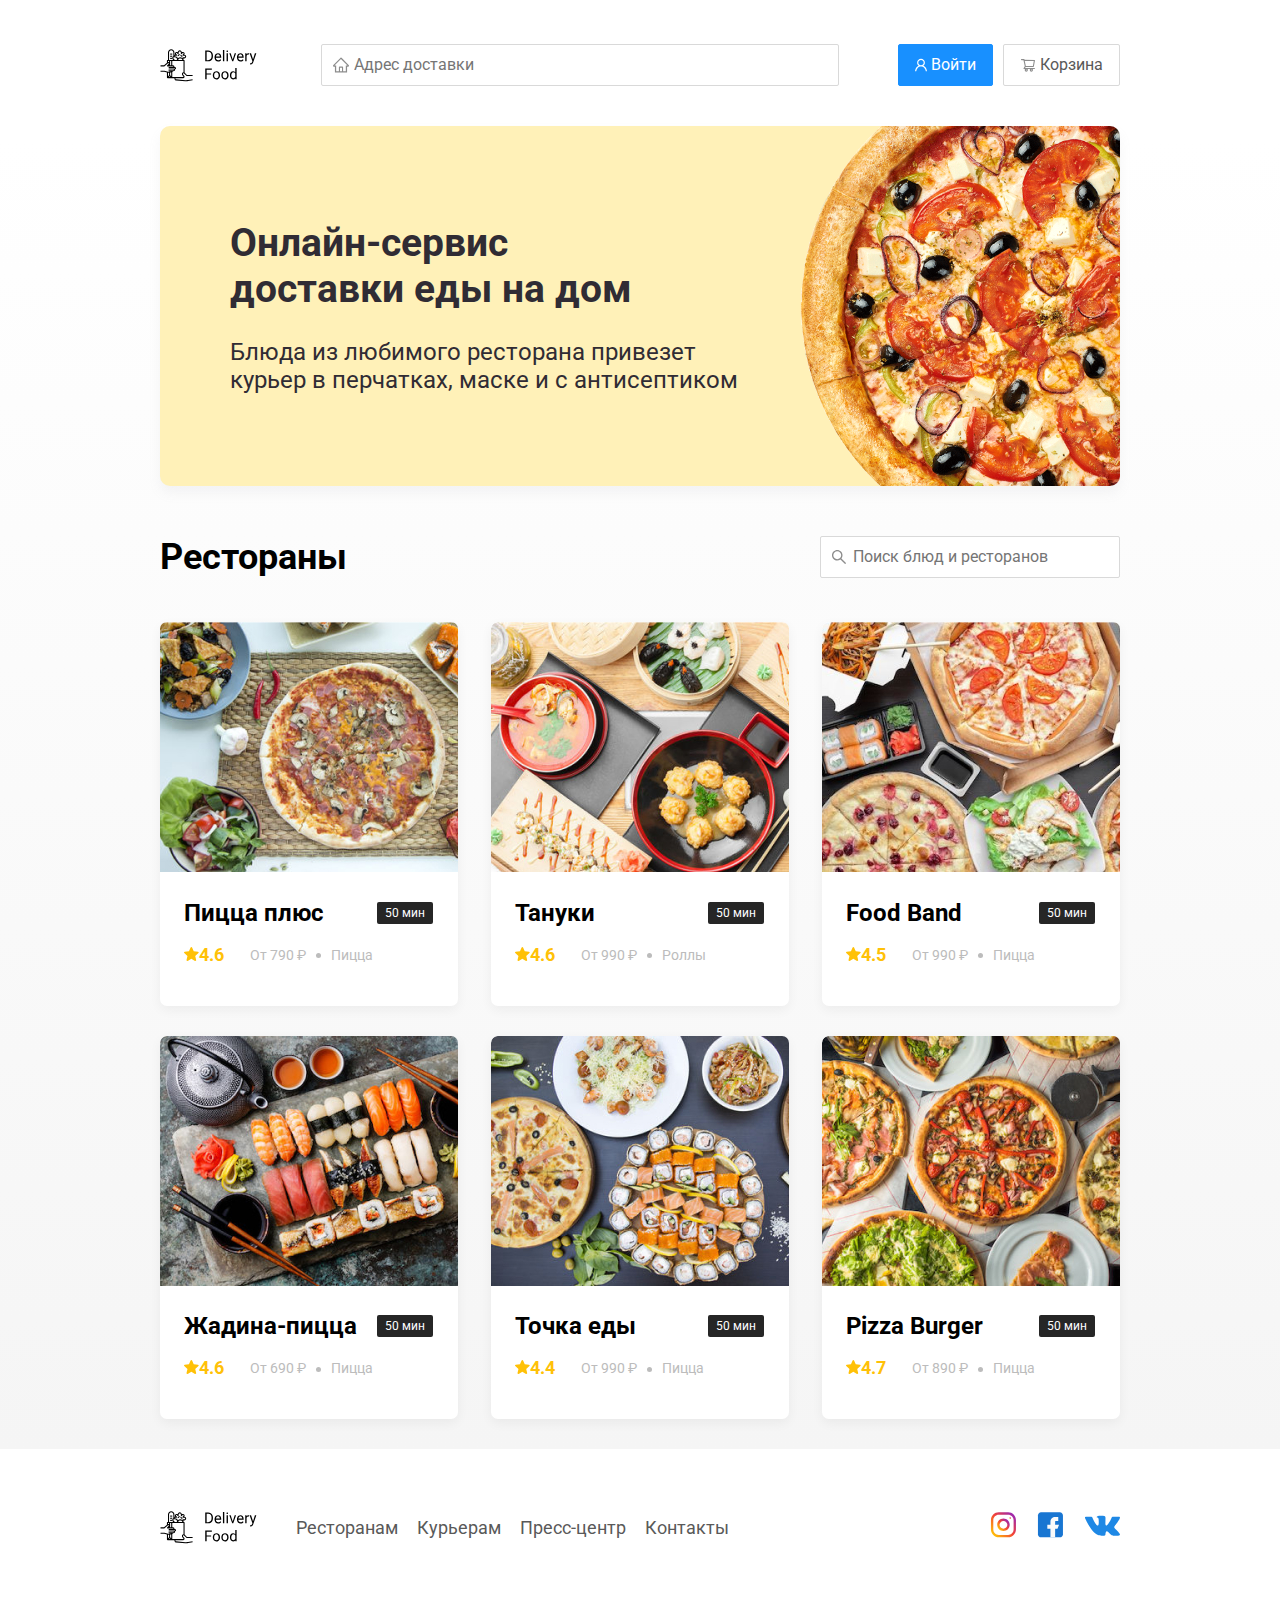
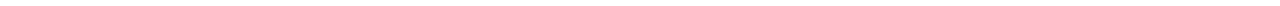
<file: index.html>
<!DOCTYPE html>
<html lang="en">
<head>
	<meta charset="UTF-8">
	<meta name="viewport" content="width=device-width, initial-scale=1.0">
	<title>Delivery Food - доставка еды на дом</title>
	<link rel="preconnect" href="https://fonts.gstatic.com">
	<link href="https://fonts.googleapis.com/css2?family=Roboto:wght@400;700&display=swap" rel="stylesheet">
	<link rel="stylesheet" type="text/css" href="css/normalize.css">
	<link rel="stylesheet" type="text/css" href="css/style.css">

</head>
<body>
	<div class="container">
		<header class="header">
			<img src="img/logo.svg" alt="logo" class="logo">
			<input type="text" class="input input-address" placeholder="Адрес доставки">
				
				<div class="buttons">

					<button class="button button-primary">
						<img src="img/user.svg" alt="user" class="button-icon">
						<span class="button-text">Войти</span>
					</button>
					<button class="button">
						<img src="img/shopping-cart.svg" alt="shopping-cart" class="button-icon">
						<span class="button-text">Корзина</span>
					</button>

				</div>
		</header>
	</div>
	
<!--container-->	
<main class="main">
	<div class="container">
		<section class="promo">
				<h1 class="promo-title">Онлайн-сервис <br>доставки еды на дом</h1>
				<p class="promo-text">Блюда из любимого ресторана привезет курьер в перчатках, маске и с антисептиком</p>
		</section>

		<section class="restaraunts">
			<div class="section-heading">
				<h2 class="section-title">Рестораны</h2>
				<input type="text" class="input input-search" placeholder="Поиск блюд и ресторанов">
			</div>

			<div class="cards">

				<body link="#000000" vlink="#000000" alink="#000000">
				<a href="restaurant.html" class="card">
				</body>
					<img src="img/image1.jpg" alt="image" class="card-image">
					<div class="card-text">
						<div class="card-heading">
							<h3 class="card-title">Пицца плюс</h3>
							<span class="card-tag tag">50 мин</span>
						</div>
						<!--card-heading-->
						<div class="card-info">
							<div class="rating"><img src="img/rating.svg" alt="rating" class="rating-star">4.6</div>
							<div class="price">От 790 ₽</div>
							<div class="category">Пицца</div>
						</div>
					</div>
				</a>
				<!--card-->
				
				<a href="restaurant.html" class="card">
					<img src="img/image2.jpg" alt="image" class="card-image">
					<div class="card-text">
						<div class="card-heading">
							<h3 class="card-title">Тануки</h3>
							<span class="card-tag tag">50 мин</span>
						</div>
						<!--card-heading-->
						<div class="card-info">
							<div class="rating"><img src="img/rating.svg" alt="rating" class="rating-star">4.6</div>
							<div class="price">От 990 ₽</div>
							<div class="category">Роллы</div>
						</div>
					</div>
				</a>
				<!--card-->
				
				<a href="restaurant.html" class="card">
					<img src="img/image3.jpg" alt="image" class="card-image">
					<div class="card-text">
						<div class="card-heading">
							<h3 class="card-title">Food Band</h3>
							<span class="card-tag tag">50 мин</span>
						</div>
						<!--card-heading-->
						<div class="card-info">
							<div class="rating"><img src="img/rating.svg" alt="rating" class="rating-star">4.5</div>
							<div class="price">От 990 ₽</div>
							<div class="category">Пицца</div>
						</div>
					</div>
				</a>
				<!--card-->
				
				<a href="restaurant.html" class="card">
					<img src="img/image4.jpg" alt="image" class="card-image">
					<div class="card-text">
						<div class="card-heading">
							<h3 class="card-title">Жадина-пицца</h3>
							<span class="card-tag tag">50 мин</span>
						</div>
						<!--card-heading-->
						<div class="card-info">
							<div class="rating"><img src="img/rating.svg" alt="rating" class="rating-star">4.6</div>
							<div class="price">От 690 ₽</div>
							<div class="category">Пицца</div>
						</div>
					</div>
				</a>
				<!--card-->
				
				<a href="restaurant.html" class="card">
					<img src="img/image5.jpg" alt="image" class="card-image">
					<div class="card-text">
						<div class="card-heading">
							<h3 class="card-title">Точка еды</h3>
							<span class="card-tag tag">50 мин</span>
						</div>
						<!--card-heading-->
						<div class="card-info">
							<div class="rating"><img src="img/rating.svg" alt="rating" class="rating-star">4.4</div>
							<div class="price">От 990 ₽</div>
							<div class="category">Пицца</div>
						</div>
					</div>
				</a>
				<!--card-->
				
				<a href="restaurant.html" class="card">
					<img src="img/image6.jpg" alt="image" class="card-image">
					<div class="card-text">
						<div class="card-heading">
							<h3 class="card-title">Pizza Burger</h3>
							<span class="card-tag tag">50 мин</span>
						</div>
						<!--card-heading-->
						<div class="card-info">
							<div class="rating"><img src="img/rating.svg" alt="rating" class="rating-star">4.7</div>
							<div class="price">От 890 ₽</div>
							<div class="category">Пицца</div>
						</div>
					</div>
				</a>
				<!--card-->
				
			</div>
			<!--cards-->

		</section>
	</div>
</main>

<footer class="footer">
	<div class="container">
		<div class="footer-block">
			<img src="img/logo.svg" alt="logo" class="logo footer-logo">
			<nav class="footer-nav">
				<a href="#" class="footer-link">Ресторанам</a>
				<a href="#" class="footer-link">Курьерам</a>
				<a href="#" class="footer-link">Пресс-центр</a>
				<a href="#" class="footer-link">Контакты</a>
			</nav>
			
			<div class="social-links">
				<a href="#" class="social-link"><img src="img/instagram.svg" alt="instagram"></a>
				<a href="#" class="social-link"><img src="img/fb.svg" alt="facebook"></a>
				<a href="#" class="social-link"><img src="img/vk.svg" alt="vk"></a>
			</div>
		</div>		
	</div>
</footer>

</body>
</html>
</file>
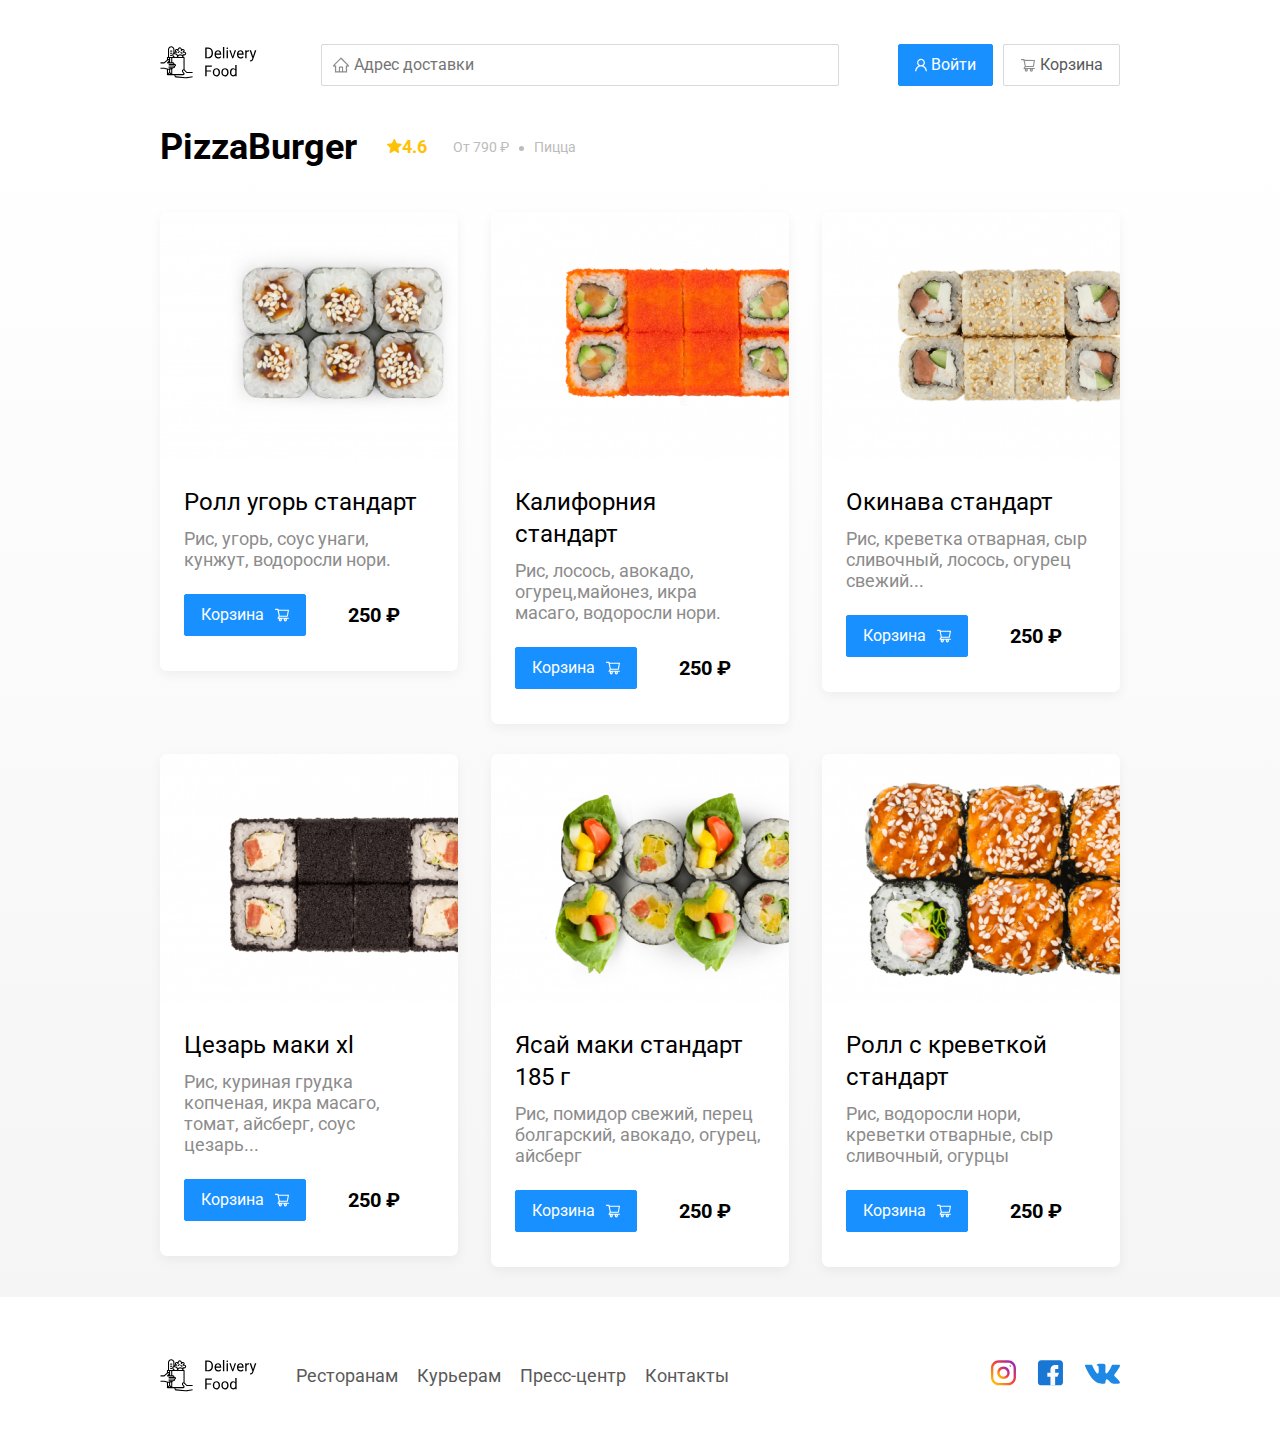
<file: restaurant.html>
<!DOCTYPE html>
<html lang="en">
<head>
	<meta charset="UTF-8">
	<meta name="viewport" content="width=device-width, initial-scale=1.0">
	<title>PizzaBurger - доставка еды на дом</title>
	<link rel="preconnect" href="https://fonts.gstatic.com">
	<link href="https://fonts.googleapis.com/css2?family=Roboto:wght@400;700&display=swap" rel="stylesheet">
	<link rel="stylesheet" type="text/css" href="css/normalize.css">
	<link rel="stylesheet" href="https://cdnjs.cloudflare.com/ajax/libs/animate.css/4.1.1/animate.min.css"/>
	<link rel="stylesheet" type="text/css" href="css/style.css">

</head>
<body>
	<div class="container">
		<header class="header">
			<a href="index.html" class="logo"><img src="img/logo.svg" alt="logo" class="logo"></a>
			<input type="text" class="input input-address" placeholder="Адрес доставки">
				
				<div class="buttons">

					<button class="button button-primary">
						<img src="img/user.svg" alt="user" class="button-icon">
						<span class="button-text">Войти</span>
					</button>
					<button class="button" id="card-button">
						<img src="img/shopping-cart.svg" alt="shopping-cart" class="button-icon">
						<span class="button-text">Корзина</span>
					</button>

				</div>
		</header>
	</div>
	
<!--container-->	
<main class="main">
	<div class="container">
		
		<section class="restaraunts">
			<div class="section-heading">
				<h2 class="section-title">PizzaBurger</h2>
				<div class="card-info">
					<div class="rating"><img src="img/rating.svg" alt="rating" class="rating-star">4.6</div>
					<div class="price">От 790 ₽</div>
					<div class="category">Пицца</div>
				</div>
			</div>
			<div class="cards">

				<div class="card">
					<img src="img/image1.1.jpg" alt="image" class="card-image">
					<div class="card-text">
						<div class="card-heading">
							<h3 class="card-title card-title-reg">Ролл угорь стандарт</h3>												
						</div>
						<div class="card-info">
							<div class="ingredients">Рис, угорь, соус унаги, кунжут, водоросли нори.</div>
						</div>
							<div class="card-buttons">
								<button class="button button-primary">
									<span class="button-card-text">Корзина</span>
									<img src="img/shopping-cart-white.svg" alt="shopping-cart-white" class="button-card-image">
								</button>
								<strong class="card-price-bold">250 ₽</strong>
							</div>

						<!--card-heading-->
						
					</div>
				</div>
				<!--card-->
				
				<div class="card">
					<img src="img/image2.1.jpg" alt="image" class="card-image">
					<div class="card-text">
						<div class="card-heading">
							<h3 class="card-title card-title-reg">Калифорния стандарт</h3>												
						</div>
						<div class="card-info">
							<div class="ingredients">Рис, лосось, авокадо, огурец,майонез, икра масаго, водоросли нори.</div>
						</div>
							<div class="card-buttons">
								<button class="button button-primary">
									<span class="button-card-text">Корзина</span>
									<img src="img/shopping-cart-white.svg" alt="shopping-cart-white" class="button-card-image">
								</button>
								<strong class="card-price-bold">250 ₽</strong>
							</div>

						<!--card-heading-->
						
					</div>
				</div>
				<!--card-->
				
				<div class="card">
					<img src="img/image3.1.jpg" alt="image" class="card-image">
					<div class="card-text">
						<div class="card-heading">
							<h3 class="card-title card-title-reg">Окинава стандарт</h3>												
						</div>
						<div class="card-info">
							<div class="ingredients">Рис, креветка отварная, сыр сливочный, лосось, огурец свежий...</div>
						</div>
							<div class="card-buttons">
								<button class="button button-primary">
									<span class="button-card-text">Корзина</span>
									<img src="img/shopping-cart-white.svg" alt="shopping-cart-white" class="button-card-image">
								</button>
								<strong class="card-price-bold">250 ₽</strong>
							</div>

						<!--card-heading-->
						
					</div>
				</div>
				<!--card-->
				
				<div class="card">
					<img src="img/image4.1.jpg" alt="image" class="card-image">
					<div class="card-text">
						<div class="card-heading">
							<h3 class="card-title card-title-reg">Цезарь маки хl</h3>												
						</div>
						<div class="card-info">
							<div class="ingredients">Рис, куриная грудка копченая, икра масаго, томат, айсберг, соус цезарь...</div>
						</div>
							<div class="card-buttons">
								<button class="button button-primary">
									<span class="button-card-text">Корзина</span>
									<img src="img/shopping-cart-white.svg" alt="shopping-cart-white" class="button-card-image">
								</button>
								<strong class="card-price-bold">250 ₽</strong>
							</div>

						<!--card-heading-->
						
					</div>
				</div>
				<!--card-->
				
				<div class="card">
					<img src="img/image5.1.jpg" alt="image" class="card-image">
					<div class="card-text">
						<div class="card-heading">
							<h3 class="card-title card-title-reg">Ясай маки стандарт 185 г</h3>												
						</div>
						<div class="card-info">
							<div class="ingredients">Рис, помидор свежий, перец болгарский, авокадо, огурец, айсберг</div>
						</div>
							<div class="card-buttons">
								<button class="button button-primary">
									<span class="button-card-text">Корзина</span>
									<img src="img/shopping-cart-white.svg" alt="shopping-cart-white" class="button-card-image">
								</button>
								<strong class="card-price-bold">250 ₽</strong>
							</div>

						<!--card-heading-->
						
					</div>
				</div>
				<!--card-->
				
				<div class="card">
					<img src="img/image6.1.jpg" alt="image" class="card-image">
					<div class="card-text">
						<div class="card-heading">
							<h3 class="card-title card-title-reg">Ролл с креветкой стандарт</h3>											
						</div>
						<div class="card-info">
							<div class="ingredients">Рис, водоросли нори, креветки отварные, сыр сливочный, огурцы</div>
						</div>
							<div class="card-buttons">
								<button class="button button-primary">
									<span class="button-card-text">Корзина</span>
									<img src="img/shopping-cart-white.svg" alt="shopping-cart-white" class="button-card-image">
								</button>
								<strong class="card-price-bold">250 ₽</strong>
							</div>

						<!--card-heading-->
						
					</div>
				</div>
				<!--card-->
				
			</div>
			<!--cards-->

		</section>
	</div>
</main>

<footer class="footer">
	<div class="container">
		<div class="footer-block">
			<img src="img/logo.svg" alt="logo" class="logo footer-logo">
			<nav class="footer-nav">
				<a href="#" class="footer-link">Ресторанам</a>
				<a href="#" class="footer-link">Курьерам</a>
				<a href="#" class="footer-link">Пресс-центр</a>
				<a href="#" class="footer-link">Контакты</a>
			</nav>
			
			<div class="social-links">
				<a href="#" class="social-link"><img src="img/instagram.svg" alt="instagram"></a>
				<a href="#" class="social-link"><img src="img/fb.svg" alt="facebook"></a>
				<a href="#" class="social-link"><img src="img/vk.svg" alt="vk"></a>
			</div>
		</div>		
	</div>
</footer>

<div class="modal">
	<div class="modal-dialog">
		<div class="modal-header">
			<h3 class="modal-title">Корзина</h3>
			<button class="close">&times;</button>
		</div>
		<!--modal-header-->
		<div class="modal-body">
			<div class="food-row">
				<span class="food-name">Ролл угорь стандарт</span>
				<strong class="food-price">250 ₽</strong>
				<div class="food-counter">
					<button class="counter-button">-</button>
					<span class="counter">1</span>
					<button class="counter-button">+</button>
				</div>
			</div>
			<!--food-row-->
			<div class="food-row">
				<span class="food-name">Ролл угорь стандарт</span>
				<strong class="food-price">250 ₽</strong>
				<div class="food-counter">
					<button class="counter-button">-</button>
					<span class="counter">1</span>
					<button class="counter-button">+</button>
				</div>
			</div>
			<!--food-row-->
			<div class="food-row">
				<span class="food-name">Ролл угорь стандарт</span>
				<strong class="food-price">250 ₽</strong>
				<div class="food-counter">
					<button class="counter-button">-</button>
					<span class="counter">1</span>
					<button class="counter-button">+</button>
				</div>
			</div>
			<!--food-row-->
			<div class="food-row">
				<span class="food-name">Ролл угорь стандарт</span>
				<strong class="food-price">250 ₽</strong>
				<div class="food-counter">
					<button class="counter-button">-</button>
					<span class="counter">1</span>
					<button class="counter-button">+</button>
				</div>
			</div>
			<!--food-row-->
			<div class="food-row">
				<span class="food-name">Ролл угорь стандарт</span>
				<strong class="food-price">250 ₽</strong>
				<div class="food-counter">
					<button class="counter-button">-</button>
					<span class="counter">1</span>
					<button class="counter-button">+</button>
				</div>
			</div>
			<!--food-row-->
		</div>
		<!--modal-body-->

		<div class="modal-footer">
			<span class="modal-pricetag">1250 ₽</span>
			<div class="footer-buttons">
				<button class="button button-primary">Оформить заказ</button>
				<button class="button">Отмена</button>
			</div>
		</div>
		<!--modal-footer-->
	</div>
</div>
<script src="js/main.js"></script>
</body>
</html>
</file>
<file: css/style.css>
*{
	box-sizing: border-box;
}
body{
	font-family: 'Roboto', sans-serif;
	padding-top: 44px;
}
.container{
	max-width: 1200px;
	margin: auto;
}

.header{
	display: flex;
	align-items: center;
	justify-content: space-between;
	margin-bottom: 40px;
}
.input{
	background: #FFFFFF;	
	border: 1px solid #D9D9D9;
	border-radius: 2px;
	font-size: 16px;
	line-height: 24px;
	padding: 8px;
	background-repeat: no-repeat;
	background-position: left 10px center;
	padding-left: 32px;
}
.input-address{
	flex: 0.8;
	background-image: url(../img/home.svg);
}
.input-search{
	width: 300px;
	background-image: url(../img/search.svg);
	margin-left: auto;
}
.buttons{
	display: flex;
	align-items: center;
}
.button{
	display: flex;
	align-items: center;
	padding: 8px 16px;
	background: #FFFFFF;
	border: 1px solid #D9D9D9;
	box-sizing: border-box;
	box-shadow: 0px 0px 2px rgba(0, 0, 0, 0.0015);
	border-radius: 2px;
	font-size: 16px;
	line-height: 24px;
	color: #595959;
}
.button-primary{
	background: #1890FF;
	border: 1px solid #1890FF;
	color: #fff;
	margin-right: 10px;
}
.button-icon{
	margin-right: 4px;
	vertical-align: middle;
}
.button-card-text{
	margin-right: 10px;
}
.button-text{
	vertical-align: middle;
}
.promo{
	box-shadow: 0px 7px 12px rgba(158, 158, 163, 0.1);
	background: #FFF1B8 url(../img/promo-image.png) no-repeat top -100px right -247px / 924px;
	border-radius: 10px;
	padding: 68px 70px;
	margin-bottom: 50px;
}
.promo-title{
	font-style: normal;
	font-weight: bold;
	font-size: 39px;
	line-height: 46px;
	color: #302C34;
}
.promo-text{
	font-style: normal;
	font-weight: normal;
	font-size: 24px;
	line-height: 28px;
	color: #302C34;
	max-width: 538px;

}
.section-heading{
	display: flex;
    align-items: center;
    
    margin-bottom: 44px;
}
.main{
	background: linear-gradient(180deg, rgba(245, 245, 245, 0) 1.04%, #F5F5F5 100%);
}
.section-title{
	font-style: normal;
	font-weight: bold;
	font-size: 36px;
	line-height: 42px;
	color: #000000;
	margin: 0;
	margin-right: 30px;
}
.card{
	background: #FFFFFF;
	box-shadow: 0px 4px 12px rgba(0, 0, 0, 0.05);
	border-radius: 7px;	
	overflow: hidden;
	margin-bottom: 30px;
	flex-basis: 31%;
	text-decoration: none;
}
.cards{
	display: flex;
	flex-wrap: wrap;	
	justify-content: space-between;
	align-items: flex-start;
}
.card-image{
	width: 384px;
	height: 250px;
	object-fit: cover;
}
.card-text{
	padding-top: 20px;
	padding-bottom: 35px;
	padding-left: 24px;
	padding-right: 25px;
	word-break: normal;
	text-overflow: clip;
}
.card-heading{
	display: flex;
	justify-content: space-between;
	align-items: center;
	margin-bottom: 10px;
}
.card-title{
	margin: 0;
	font-style: normal;
	font-weight: bold;
	font-size: 24px;
	line-height: 32px;
}
.card-title-reg{
	font-weight: 400;
}
.card-tag{
	background: #262626;
	border-radius: 2px;
	color: #FFFFFF;
	font-style: normal;
	font-weight: normal;
	font-size: 12px;
	line-height: 20px;
	padding: 1px 8px;
}
.card-info{
	display: flex;
	align-items: center;
	flex-wrap: wrap;
}
.card-buttons{
	display: flex;
	align-items: center;
	margin-top: 24px;
}
.card-price-bold{
	font-weight: bold;
	font-size: 20px;
	line-height: 32px;
	margin-left: 32px;
}
.rating{
	margin-right: 26px;
	color: #FFC107;
	font-weight: bold;
	font-size: 18px;
	line-height: 32px;
}
.price, 
.category{
	color: #bcbcbc;
	font-size: 18px;
	line-height: 32px;
	text-overflow: ellipsis;
	white-space: nowrap; 
    overflow: hidden;
}
.ingredients{
	color: #8c8c8c;
	font-size: 18px;
	line-height: 21px;
}
.price{
	margin-right: 10px;
}
.price:after {
	content: "";
	width: 5px;
	height: 5px;
	background: #bcbcbc;
	display: inline-block;
	vertical-align: middle;
	border-radius: 50%;
	margin-left: 10px;
}
.footer {
	padding: 60px 0;
}
.footer-block {
	display: flex;
	align-items: center;
	justify-content: space-between;
}
.footer-link {
	display: inline-block;
	color: #595959;
	font-style: normal;
	font-weight: normal;
	font-size: 18px;
	line-height: 21px;
	text-decoration: none;
}
.footer-link:not(:last-child) {
	margin-right: 15px;
}
.footer-nav {
	margin-left: 35px;
	margin-right: auto;
}
.social-links {
	display: flex;
	align-items: center;
}
.social-link:not(:last-child){
	margin-right: 21px;
}
.modal{
	position: fixed;
	left: 0;
	top: 0;
	width: 100%;
	height: 100%;
	background: rgba(0, 0, 0, 0.4);
	display: flex;
	display: none;
}
.is-open{
	display: flex;
}
.modal-dialog{
	max-width: 780px;
	width: 95%;
	left: 327.89px;
	top: 364.2px;
	background: #FFFFFF;
	border-radius: 5px;
	margin: auto;
	padding: 40px 45px;
}
.modal-header{
	display: flex;
	align-items: center;
	justify-content: space-between;
	margin-bottom: 45px;
} 
.modal-title{
	margin: 0;
	font-weight: bold;
	font-size: 36px;
	line-height: 42px;
	color: #000000;
}
.close{
	font-size: 45px;
	border: none;
	background-color: transparent;
}
.modal-body{
	margin-bottom: 59px;
}
.food-row{
	display: flex;
	align-items: flex-start;
	justify-content: space-between;
	padding-bottom: 8px;
	border-bottom: 1px solid #D9D9D9;
	margin-bottom: 15px;
}
.food-name{
	font-weight: normal;
	font-size: 18px;
	line-height: 32px;
}
.food-price{
	margin-left: auto;
	margin-right: 47px;
	font-weight: bold;
	font-size: 20px;
	line-height: 32px;
}
.counter-button{
	display: flex;
	align-items: center;
	justify-content: center;
	background: #FFFFFF;
	border: 1px solid #40A9FF;
	box-sizing: border-box;
	border-radius: 2px;
	font-weight: normal;
	font-size: 14px;
	line-height: 22px;
	color: #40A9FF;
}
.food-counter{
	display: flex;
	align-items: center;
}
.counter{
	font-size: 16px;
	line-height: 24px;
	margin-left: 10px;
	margin-right: 10px;
}
.modal-footer{
	display: flex;
	align-items: center;
	justify-content: space-between;
}
.footer-buttons{
	display: flex;
	align-items: center;
}
.modal-pricetag{
	color: #FAFAFA;
	background: #262626;
	border-radius: 5px;
	padding: 15px 20px;
	font-size: 20px;
	line-height: 23px;
}
@media (max-width: 1366px) {
	.container{
		max-width: 960px; 
	}
	.promo{
		background-position: center right -300px;
		background-size: 750px;
	}
	.category, 
	.price{
		font-size: 14px;
	}
}
</file>
